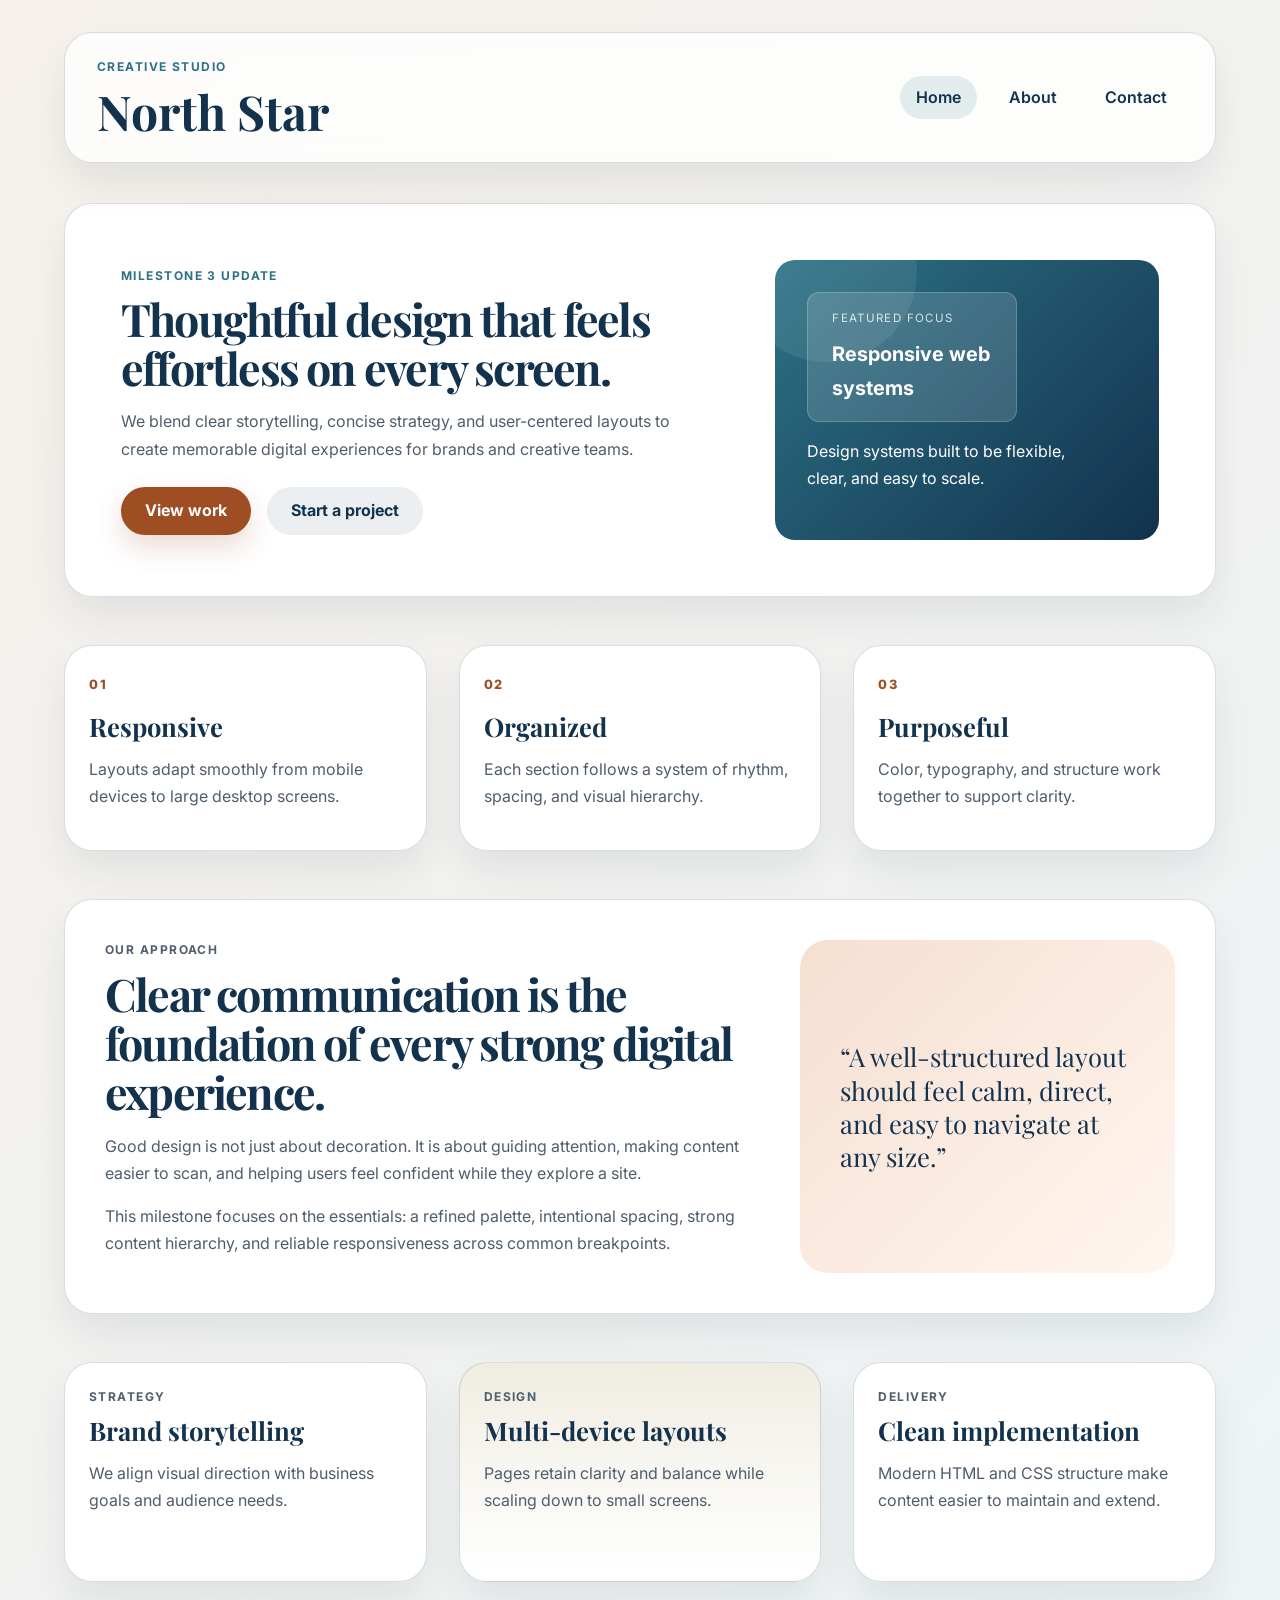
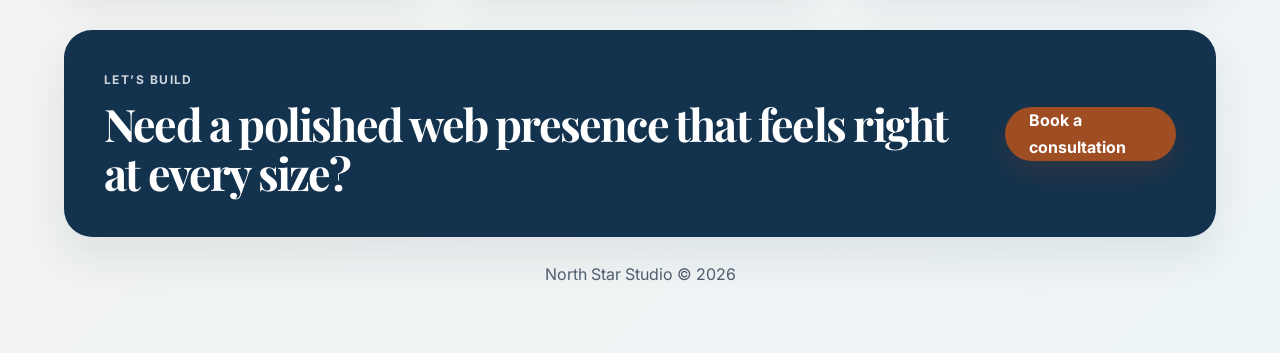
<file: index.html>
<!DOCTYPE html>
<html lang="en">
  <head>
    <meta charset="UTF-8" />
    <meta name="viewport" content="width=device-width, initial-scale=1.0" />
    <meta
      name="description"
      content="North Star Studio creates thoughtful, user-friendly digital experiences with strong visual storytelling and responsive design."
    />
    <title>North Star Studio | Home</title>
    <link rel="preconnect" href="https://fonts.googleapis.com" />
    <link rel="preconnect" href="https://fonts.gstatic.com" crossorigin />
    <link
      href="https://fonts.googleapis.com/css2?family=Inter:wght@400;500;600;700;800&family=Playfair+Display:wght@600;700&display=swap"
      rel="stylesheet"
    />
    <link rel="stylesheet" href="styles.css" />
  </head>
  <body>
    <a class="skip-link" href="#main-content">Skip to main content</a>

    <div class="page-shell">
      <header class="site-header">
        <div class="brand-wrap">
          <p class="eyebrow">Creative Studio</p>
          <a href="index.html" class="brand-link" aria-label="North Star home page">
            <h1>North Star</h1>
          </a>
        </div>

        <nav class="site-nav" aria-label="Main navigation">
          <ul>
            <li><a href="index.html" aria-current="page">Home</a></li>
            <li><a href="about.html">About</a></li>
            <li><a href="contact.html">Contact</a></li>
          </ul>
        </nav>
      </header>

      <main id="main-content" class="page-content">
        <section class="hero" aria-labelledby="hero-title">
          <div class="hero-copy">
            <p class="eyebrow">Milestone 3 update</p>
            <h2 id="hero-title">Thoughtful design that feels effortless on every screen.</h2>
            <p>
              We blend clear storytelling, concise strategy, and user-centered layouts to
              create memorable digital experiences for brands and creative teams.
            </p>

            <div class="hero-actions">
              <a class="button primary" href="#projects">View work</a>
              <a class="button secondary" href="contact.html">Start a project</a>
            </div>
          </div>

          <div class="hero-panel" id="spotlight" aria-label="Featured project summary">
            <div class="mini-card">
              <span>Featured Focus</span>
              <strong>Responsive web systems</strong>
            </div>
            <div class="mini-details">
              <p>Design systems built to be flexible, clear, and easy to scale.</p>
            </div>
          </div>
        </section>

        <section class="metrics-grid" aria-label="Studio metrics">
          <article class="metric">
            <span class="metric-number">01</span>
            <h3>Responsive</h3>
            <p>Layouts adapt smoothly from mobile devices to large desktop screens.</p>
          </article>

          <article class="metric">
            <span class="metric-number">02</span>
            <h3>Organized</h3>
            <p>Each section follows a system of rhythm, spacing, and visual hierarchy.</p>
          </article>

          <article class="metric">
            <span class="metric-number">03</span>
            <h3>Purposeful</h3>
            <p>Color, typography, and structure work together to support clarity.</p>
          </article>
        </section>

        <section class="feature-layout" id="about" aria-labelledby="about-title">
          <div class="feature-copy">
            <p class="eyebrow">Our approach</p>
            <h2 id="about-title">Clear communication is the foundation of every strong digital experience.</h2>
            <p>
              Good design is not just about decoration. It is about guiding attention,
              making content easier to scan, and helping users feel confident while they
              explore a site.
            </p>
            <p>
              This milestone focuses on the essentials: a refined palette, intentional
              spacing, strong content hierarchy, and reliable responsiveness across common
              breakpoints.
            </p>
          </div>

          <aside class="feature-quote" aria-label="Design quote">
            <p>
              “A well-structured layout should feel calm, direct, and easy to navigate at
              any size.”
            </p>
          </aside>
        </section>

        <section class="project-grid" id="projects" aria-labelledby="projects-title">
          <h2 id="projects-title" class="sr-only">Featured projects</h2>

          <article class="project-card">
            <p class="eyebrow">Strategy</p>
            <h3>Brand storytelling</h3>
            <p>We align visual direction with business goals and audience needs.</p>
          </article>

          <article class="project-card accent-card">
            <p class="eyebrow">Design</p>
            <h3>Multi-device layouts</h3>
            <p>Pages retain clarity and balance while scaling down to small screens.</p>
          </article>

          <article class="project-card">
            <p class="eyebrow">Delivery</p>
            <h3>Clean implementation</h3>
            <p>Modern HTML and CSS structure make content easier to maintain and extend.</p>
          </article>
        </section>

        <section class="contact-banner" id="contact" aria-labelledby="contact-title">
          <div>
            <p class="eyebrow">Let’s build</p>
            <h2 id="contact-title">Need a polished web presence that feels right at every size?</h2>
          </div>
          <a class="button primary" href="contact.html">Book a consultation</a>
        </section>
      </main>

      <footer class="site-footer">
        <p>North Star Studio © 2026</p>
      </footer>
    </div>
  </body>
</html>
</file>
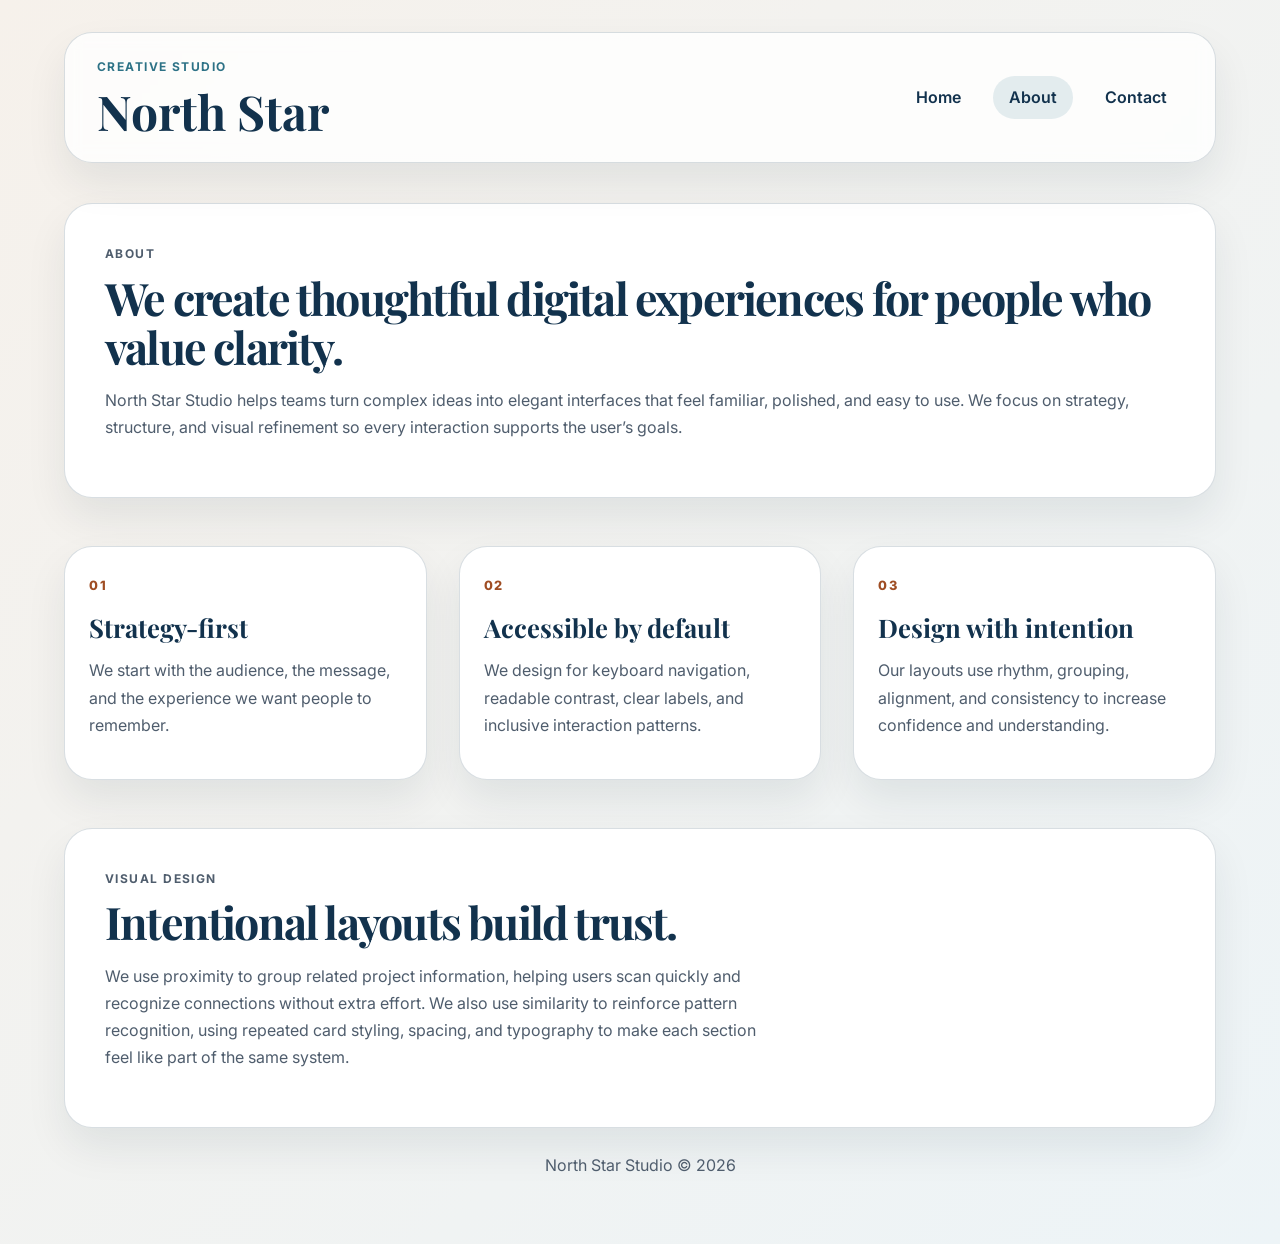
<file: about.html>
<!DOCTYPE html>
<html lang="en">
  <head>
    <meta charset="UTF-8" />
    <meta name="viewport" content="width=device-width, initial-scale=1.0" />
    <meta
      name="description"
      content="Learn about North Star Studio and contact us for brand, design, and digital strategy support."
    />
    <title>North Star Studio | About</title>
    <link rel="preconnect" href="https://fonts.googleapis.com" />
    <link rel="preconnect" href="https://fonts.gstatic.com" crossorigin />
    <link
      href="https://fonts.googleapis.com/css2?family=Inter:wght@400;500;600;700;800&family=Playfair+Display:wght@600;700&display=swap"
      rel="stylesheet"
    />
    <link rel="stylesheet" href="styles.css" />
    <script src="script.js" defer></script>
  </head>
  <body>
    <a class="skip-link" href="#main-content">Skip to main content</a>

    <div class="page-shell">
      <header class="site-header">
        <div class="brand-wrap">
          <p class="eyebrow">Creative Studio</p>
          <a href="index.html" class="brand-link" aria-label="North Star home page">
            <h1>North Star</h1>
          </a>
        </div>

        <nav class="site-nav" aria-label="Main navigation">
          <ul>
            <li><a href="index.html">Home</a></li>
            <li><a href="about.html" aria-current="page">About</a></li>
            <li><a href="contact.html">Contact</a></li>
          </ul>
        </nav>
      </header>

      <main id="main-content" class="page-content">
        <section class="page-intro" aria-labelledby="about-title">
          <p class="eyebrow">About</p>
          <h2 id="about-title">We create thoughtful digital experiences for people who value clarity.</h2>
          <p>
            North Star Studio helps teams turn complex ideas into elegant interfaces that feel
            familiar, polished, and easy to use. We focus on strategy, structure, and visual
            refinement so every interaction supports the user’s goals.
          </p>
        </section>

        <section class="values-grid" aria-label="Studio values">
          <article class="value-card">
            <span class="metric-number">01</span>
            <h3>Strategy-first</h3>
            <p>We start with the audience, the message, and the experience we want people to remember.</p>
          </article>

          <article class="value-card">
            <span class="metric-number">02</span>
            <h3>Accessible by default</h3>
            <p>We design for keyboard navigation, readable contrast, clear labels, and inclusive interaction patterns.</p>
          </article>

          <article class="value-card">
            <span class="metric-number">03</span>
            <h3>Design with intention</h3>
            <p>Our layouts use rhythm, grouping, alignment, and consistency to increase confidence and understanding.</p>
          </article>
        </section>

        <section class="design-principles" aria-labelledby="principles-title">
          <div class="feature-copy">
            <p class="eyebrow">Visual design</p>
            <h2 id="principles-title">Intentional layouts build trust.</h2>
            <p>
              We use proximity to group related project information, helping users scan quickly and
              recognize connections without extra effort. We also use similarity to reinforce pattern recognition,
              using repeated card styling, spacing, and typography to make each section feel like part of the same system.
            </p>
          </div>
        </section>
      </main>

      <footer class="site-footer">
        <p>North Star Studio © 2026</p>
      </footer>
    </div>
  </body>
</html>
</file>
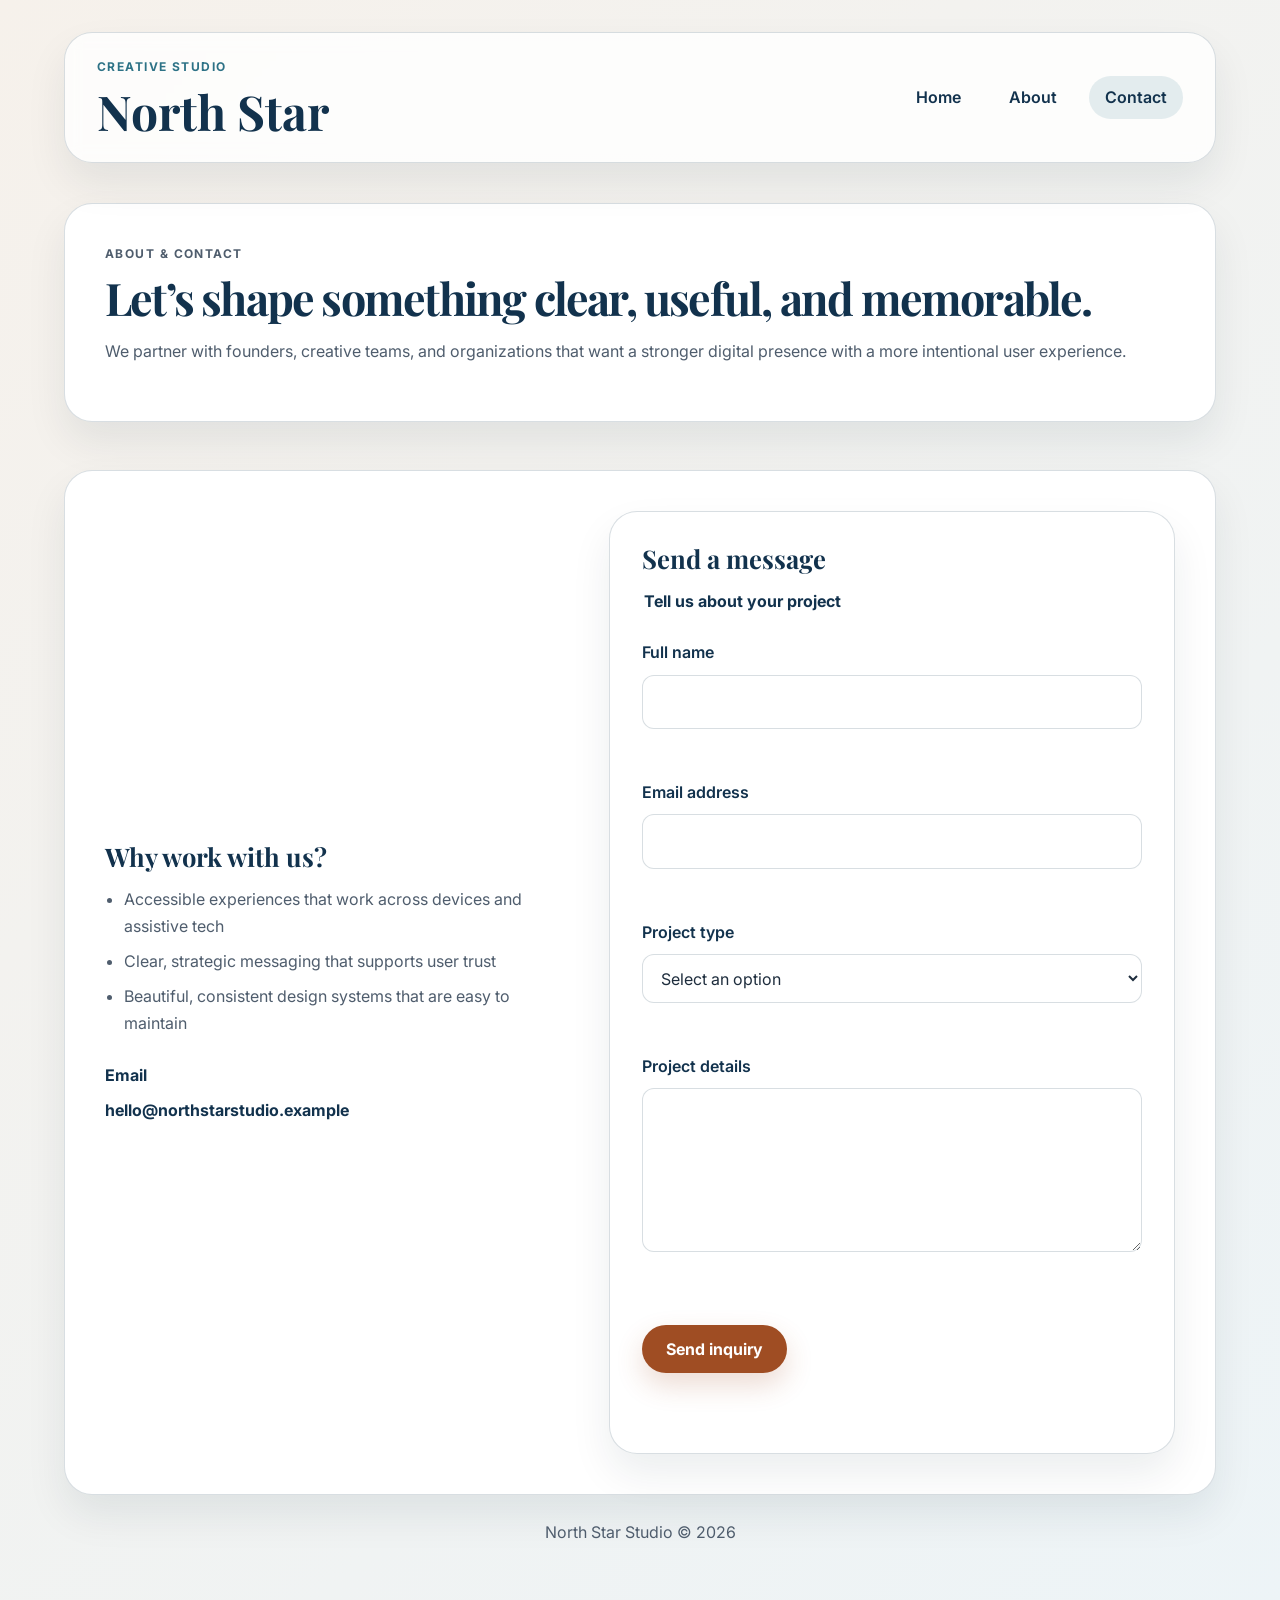
<file: contact.html>
<!DOCTYPE html>
<html lang="en">
  <head>
    <meta charset="UTF-8" />
    <meta name="viewport" content="width=device-width, initial-scale=1.0" />
    <meta
      name="description"
      content="Contact North Star Studio to discuss web design, brand storytelling, and accessible digital experiences."
    />
    <title>North Star Studio | Contact</title>
    <link rel="preconnect" href="https://fonts.googleapis.com" />
    <link rel="preconnect" href="https://fonts.gstatic.com" crossorigin />
    <link
      href="https://fonts.googleapis.com/css2?family=Inter:wght@400;500;600;700;800&family=Playfair+Display:wght@600;700&display=swap"
      rel="stylesheet"
    />
    <link rel="stylesheet" href="styles.css" />
    <script src="script.js" defer></script>
  </head>
  <body>
    <a class="skip-link" href="#main-content">Skip to main content</a>

    <div class="page-shell">
      <header class="site-header">
        <div class="brand-wrap">
          <p class="eyebrow">Creative Studio</p>
          <a href="index.html" class="brand-link" aria-label="North Star home page">
            <h1>North Star</h1>
          </a>
        </div>

        <nav class="site-nav" aria-label="Main navigation">
          <ul>
            <li><a href="index.html">Home</a></li>
            <li><a href="about.html">About</a></li>
            <li><a href="contact.html" aria-current="page">Contact</a></li>
          </ul>
        </nav>
      </header>

      <main id="main-content" class="page-content">
        <section class="page-intro contact-intro" aria-labelledby="contact-title">
          <p class="eyebrow">About & contact</p>
          <h2 id="contact-title">Let’s shape something clear, useful, and memorable.</h2>
          <p>
            We partner with founders, creative teams, and organizations that want a stronger digital presence with a more intentional user experience.
          </p>
        </section>

        <section class="contact-layout" aria-label="Contact form and details">
          <div class="contact-details">
            <h3>Why work with us?</h3>
            <ul class="check-list">
              <li>Accessible experiences that work across devices and assistive tech</li>
              <li>Clear, strategic messaging that supports user trust</li>
              <li>Beautiful, consistent design systems that are easy to maintain</li>
            </ul>
            <p class="contact-email-label">Email</p>
            <a class="contact-email" href="mailto:hello@northstarstudio.example">hello@northstarstudio.example</a>
          </div>

          <div class="contact-card">
            <h3>Send a message</h3>
            <form class="contact-form" novalidate>
              <fieldset class="contact-fieldset">
                <legend>Tell us about your project</legend>

                <div class="field">
                  <label for="name">Full name</label>
                  <input id="name" name="name" type="text" autocomplete="name" required aria-describedby="name-error" />
                  <p id="name-error" class="error-message" aria-live="polite"></p>
                </div>

                <div class="field">
                  <label for="email">Email address</label>
                  <input id="email" name="email" type="email" autocomplete="email" required aria-describedby="email-error" />
                  <p id="email-error" class="error-message" aria-live="polite"></p>
                </div>

                <div class="field">
                  <label for="project-type">Project type</label>
                  <select id="project-type" name="project-type" aria-describedby="project-type-error">
                    <option value="">Select an option</option>
                    <option value="branding">Branding</option>
                    <option value="website">Website design</option>
                    <option value="strategy">Strategy and messaging</option>
                    <option value="other">Other</option>
                  </select>
                  <p id="project-type-error" class="error-message" aria-live="polite"></p>
                </div>

                <div class="field">
                  <label for="message">Project details</label>
                  <textarea id="message" name="message" rows="5" required aria-describedby="message-error"></textarea>
                  <p id="message-error" class="error-message" aria-live="polite"></p>
                </div>
              </fieldset>

              <div class="form-actions">
                <button type="submit" class="button primary">Send inquiry</button>
              </div>

              <p class="form-status" role="status" aria-live="polite"></p>
            </form>
          </div>
        </section>
      </main>

      <footer class="site-footer">
        <p>North Star Studio © 2026</p>
      </footer>
    </div>
  </body>
</html>
</file>
<file: styles.css>
:root {
  --bg: #f6f1eb;
  --bg-alt: #edf4f7;
  --surface: #ffffff;
  --surface-soft: #fffaf5;
  --primary: #12324d;
  --primary-strong: #0d243d;
  --secondary: #2d7286;
  --secondary-soft: #dfeef2;
  --accent: #9f4d23;
  --accent-soft: #f6dfd1;
  --highlight: #f0c56d;
  --text: #1e2d3d;
  --muted: #4f5d6d;
  --muted-strong: #323f4d;
  --border: rgba(18, 50, 77, 0.16);
  --focus: #0b6ed5;
  --success: #0f5b4d;
  --error: #a52b2b;
  --shadow: 0 20px 40px rgba(17, 34, 45, 0.08);
  --radius-sm: 12px;
  --radius-md: 20px;
  --radius-lg: 28px;
  --space-1: 8px;
  --space-2: 16px;
  --space-3: 24px;
  --space-4: 32px;
  --space-5: 40px;
  --space-6: 48px;
  --space-7: 56px;
  --space-8: 64px;
}

* {
  box-sizing: border-box;
}

html {
  scroll-behavior: smooth;
}

body {
  margin: 0;
  font-family: "Inter", Arial, sans-serif;
  background: linear-gradient(135deg, var(--bg) 0%, var(--bg-alt) 100%);
  color: var(--text);
  line-height: 1.7;
}

img {
  max-width: 100%;
  display: block;
}

p {
  margin: 0 0 var(--space-2);
  font-size: 1rem;
  line-height: 1.7;
}

h1,
h2,
h3,
.brand-link h1 {
  margin: 0 0 var(--space-2);
  line-height: 1.1;
  color: var(--primary);
  font-family: "Playfair Display", Georgia, serif;
}

h1 {
  font-size: clamp(2.1rem, 5vw, 3rem);
}

h2 {
  font-size: clamp(1.9rem, 5vw, 2.8rem);
  letter-spacing: -0.04em;
}

h3 {
  font-size: clamp(1.2rem, 2vw, 1.75rem);
}

a {
  color: inherit;
  text-decoration: none;
}

button,
input,
select,
textarea {
  font: inherit;
}

button,
input,
select,
textarea,
a {
  transition: outline-color 0.2s ease, box-shadow 0.2s ease, transform 0.2s ease;
}

button:focus-visible,
input:focus-visible,
select:focus-visible,
textarea:focus-visible,
a:focus-visible {
  outline: 3px solid var(--focus);
  outline-offset: 3px;
}

.skip-link {
  position: absolute;
  left: -9999px;
  top: auto;
}

.skip-link:focus {
  left: var(--space-3);
  top: var(--space-3);
  z-index: 50;
  background: var(--primary);
  color: #fff;
  padding: var(--space-2) var(--space-3);
  border-radius: var(--radius-sm);
}

.page-shell {
  max-width: 1200px;
  margin: 0 auto;
  padding: var(--space-4) var(--space-3) var(--space-6);
}

.site-header {
  display: flex;
  align-items: center;
  justify-content: space-between;
  gap: var(--space-3);
  background: rgba(255, 255, 255, 0.8);
  border: 1px solid var(--border);
  border-radius: var(--radius-lg);
  box-shadow: var(--shadow);
  padding: var(--space-3) var(--space-4);
  backdrop-filter: blur(8px);
}

.brand-wrap {
  display: flex;
  flex-direction: column;
  gap: 0;
  min-width: 0;
}

.brand-link h1 {
  margin-bottom: 0;
}

.eyebrow {
  margin: 0 0 var(--space-1);
  font-size: 0.75rem;
  font-weight: 700;
  letter-spacing: 0.12em;
  text-transform: uppercase;
  color: var(--secondary);
}

.site-nav ul {
  display: flex;
  align-items: center;
  justify-content: flex-end;
  gap: var(--space-2);
  flex-wrap: wrap;
  list-style: none;
  padding: 0;
  margin: 0;
}

.site-nav a {
  display: inline-block;
  padding: var(--space-1) var(--space-2);
  border-radius: 999px;
  font-weight: 600;
  color: var(--primary);
}

.site-nav a:hover,
.site-nav a:focus-visible,
.site-nav a[aria-current="page"] {
  background: rgba(45, 114, 134, 0.12);
}

.page-content {
  display: flex;
  flex-direction: column;
  gap: var(--space-6);
  margin-top: var(--space-5);
}

.hero,
.page-intro,
.contact-layout,
.feature-layout,
.contact-card,
.feature-copy,
.value-card,
.metric,
.project-card,
.design-principles {
  background: var(--surface);
  border: 1px solid var(--border);
  border-radius: var(--radius-lg);
  box-shadow: var(--shadow);
}

.hero {
  display: grid;
  grid-template-columns: 1.6fr 1fr;
  gap: var(--space-5);
  align-items: center;
  padding: clamp(var(--space-4), 5vw, var(--space-7));
}

.hero-copy {
  max-width: 620px;
}

.hero-copy p:last-of-type {
  max-width: 56ch;
  color: var(--muted);
}

.hero-actions {
  display: flex;
  flex-wrap: wrap;
  gap: var(--space-2);
  margin-top: var(--space-3);
}

.button {
  display: inline-flex;
  align-items: center;
  justify-content: center;
  min-height: 48px;
  padding: 0 var(--space-3);
  border: 0;
  border-radius: 999px;
  font-weight: 700;
  cursor: pointer;
}

.button:hover,
.button:focus-visible {
  transform: translateY(-2px);
}

.button.primary {
  background: var(--accent);
  color: #fff;
  box-shadow: 0 12px 28px rgba(159, 77, 35, 0.2);
}

.button.secondary {
  background: rgba(18, 50, 77, 0.08);
  color: var(--primary);
}

.hero-panel {
  display: flex;
  flex-direction: column;
  justify-content: space-between;
  min-height: 280px;
  background: linear-gradient(135deg, var(--secondary) 0%, var(--primary) 100%);
  color: #fff;
  border-radius: var(--radius-md);
  padding: var(--space-4);
  position: relative;
  overflow: hidden;
}

.hero-panel::before {
  content: "";
  position: absolute;
  inset: -28% auto auto -10%;
  width: 180px;
  height: 180px;
  border-radius: 50%;
  background: rgba(255, 255, 255, 0.08);
}

.mini-card,
.mini-details {
  position: relative;
  z-index: 1;
}

.mini-card {
  display: inline-flex;
  flex-direction: column;
  gap: var(--space-1);
  background: rgba(255, 255, 255, 0.14);
  border: 1px solid rgba(255, 255, 255, 0.2);
  border-radius: var(--radius-sm);
  padding: var(--space-2) var(--space-3);
  max-width: 210px;
}

.mini-card span {
  font-size: 0.72rem;
  letter-spacing: 0.12em;
  text-transform: uppercase;
  opacity: 0.8;
}

.mini-card strong {
  font-size: 1.25rem;
}

.mini-details {
  max-width: 260px;
}

.metrics-grid,
.project-grid,
.values-grid {
  display: grid;
  gap: var(--space-4);
}

.metrics-grid,
.values-grid {
  grid-template-columns: repeat(3, minmax(0, 1fr));
}

.metric,
.value-card,
.project-card {
  padding: var(--space-3);
  min-width: 0;
}

.metric-number {
  display: inline-block;
  margin-bottom: var(--space-2);
  color: var(--accent);
  font-size: 0.8rem;
  font-weight: 800;
  letter-spacing: 0.14em;
  text-transform: uppercase;
}

.metric p,
.value-card p,
.project-card p,
.page-intro p,
.feature-copy p,
.contact-details li,
.contact-email-label {
  color: var(--muted);
}

.feature-layout,
.design-principles {
  display: grid;
  grid-template-columns: 1.4fr 0.8fr;
  gap: var(--space-5);
  align-items: stretch;
  padding: clamp(var(--space-3), 4vw, var(--space-5));
}

.feature-copy {
  padding: 0;
  border: 0;
  box-shadow: none;
  background: transparent;
}

.feature-quote {
  display: flex;
  align-items: center;
  justify-content: center;
  background: linear-gradient(135deg, var(--accent-soft) 0%, #fff6ef 100%);
  border-radius: var(--radius-lg);
  padding: clamp(var(--space-3), 4vw, var(--space-5));
}

.feature-quote p {
  margin: 0;
  font-family: "Playfair Display", Georgia, serif;
  font-size: clamp(1.2rem, 2vw, 1.7rem);
  line-height: 1.3;
  color: var(--primary);
}

.project-grid {
  grid-template-columns: repeat(3, minmax(0, 1fr));
}

.project-card {
  min-height: 220px;
}

.accent-card {
  background: linear-gradient(180deg, rgba(240, 197, 109, 0.12) 0%, rgba(255, 255, 255, 1) 100%);
}

.page-intro {
  padding: clamp(var(--space-3), 4vw, var(--space-5));
}

.contact-banner {
  display: flex;
  justify-content: space-between;
  align-items: center;
  gap: var(--space-3);
  background: var(--primary);
  color: #fff;
  border-radius: var(--radius-lg);
  padding: clamp(var(--space-3), 4vw, var(--space-5));
  box-shadow: var(--shadow);
}

.contact-banner .eyebrow {
  color: rgba(255, 255, 255, 0.8);
}

.contact-banner h2 {
  color: #fff;
  margin-bottom: 0;
}

.contact-layout {
  display: grid;
  grid-template-columns: minmax(0, 0.9fr) minmax(0, 1.1fr);
  gap: var(--space-5);
  padding: clamp(var(--space-3), 4vw, var(--space-5));
}

.contact-details {
  display: flex;
  flex-direction: column;
  justify-content: center;
}

.check-list {
  margin: 0 0 var(--space-3);
  padding-left: 1.2rem;
  color: var(--muted-strong);
  display: grid;
  gap: var(--space-1);
}

.contact-email-label {
  margin-bottom: var(--space-1);
  font-weight: 700;
  color: var(--primary);
}

.contact-email {
  color: var(--primary);
  font-weight: 700;
}

.contact-card {
  padding: clamp(var(--space-3), 2.5vw, var(--space-4));
}

.contact-form {
  display: flex;
  flex-direction: column;
  gap: var(--space-3);
}

.contact-fieldset {
  margin: 0;
  padding: 0;
  border: 0;
}

.contact-fieldset legend {
  margin-bottom: var(--space-3);
  font-weight: 700;
  color: var(--primary);
}

.field {
  display: flex;
  flex-direction: column;
  gap: var(--space-1);
  margin-bottom: var(--space-3);
}

label {
  color: var(--primary);
  font-weight: 600;
}

input,
select,
textarea {
  width: 100%;
  border: 1px solid var(--border);
  border-radius: var(--radius-sm);
  background: var(--surface);
  color: var(--text);
  padding: 0.8rem 0.9rem;
}

input.is-error,
select.is-error,
textarea.is-error {
  border-color: var(--error);
  background: #fff9f9;
}

textarea {
  resize: vertical;
}

.error-message {
  min-height: 1.2em;
  margin: 0;
  color: var(--error);
  font-size: 0.92rem;
}

.form-actions {
  display: flex;
  justify-content: flex-start;
}

.form-status {
  min-height: 1.5em;
  margin: 0;
  font-weight: 600;
}

.is-success-message {
  color: var(--success);
}

.is-error-message {
  color: var(--error);
}

.site-footer {
  padding: var(--space-3) 0 0;
  text-align: center;
  color: var(--muted);
}

.sr-only {
  position: absolute;
  width: 1px;
  height: 1px;
  overflow: hidden;
  white-space: nowrap;
  clip: rect(0, 0, 0, 0);
  clip-path: inset(50%);
  margin: -1px;
  border: 0;
  padding: 0;
}

@media (max-width: 767px) {
  .page-shell {
    padding: 16px 16px 32px;
  }

  .site-header {
    flex-direction: column;
    align-items: flex-start;
    padding: var(--space-3);
  }

  .site-nav ul {
    width: 100%;
    justify-content: flex-start;
    flex-direction: column;
    align-items: flex-start;
    gap: var(--space-1);
  }

  .hero,
  .feature-layout,
  .contact-layout,
  .contact-banner,
  .metrics-grid,
  .project-grid,
  .values-grid {
    display: grid;
    grid-template-columns: 1fr;
    gap: var(--space-3);
  }

  .hero,
  .feature-layout,
  .contact-layout,
  .page-intro,
  .contact-banner {
    padding: var(--space-3);
  }

  .hero-panel {
    min-height: 220px;
  }

  .button {
    width: 100%;
  }

  .contact-banner {
    align-items: flex-start;
  }
}

@media (min-width: 768px) and (max-width: 1199px) {
  .hero {
    grid-template-columns: 1fr;
  }

  .metrics-grid,
  .values-grid {
    grid-template-columns: repeat(2, minmax(0, 1fr));
  }

  .feature-layout,
  .contact-layout {
    grid-template-columns: 1fr;
  }

  .project-grid {
    grid-template-columns: repeat(2, minmax(0, 1fr));
  }
}

@media (prefers-reduced-motion: reduce) {
  html {
    scroll-behavior: auto;
  }

  a,
  button,
  input,
  select,
  textarea {
    transition: none;
  }
}
</file>
